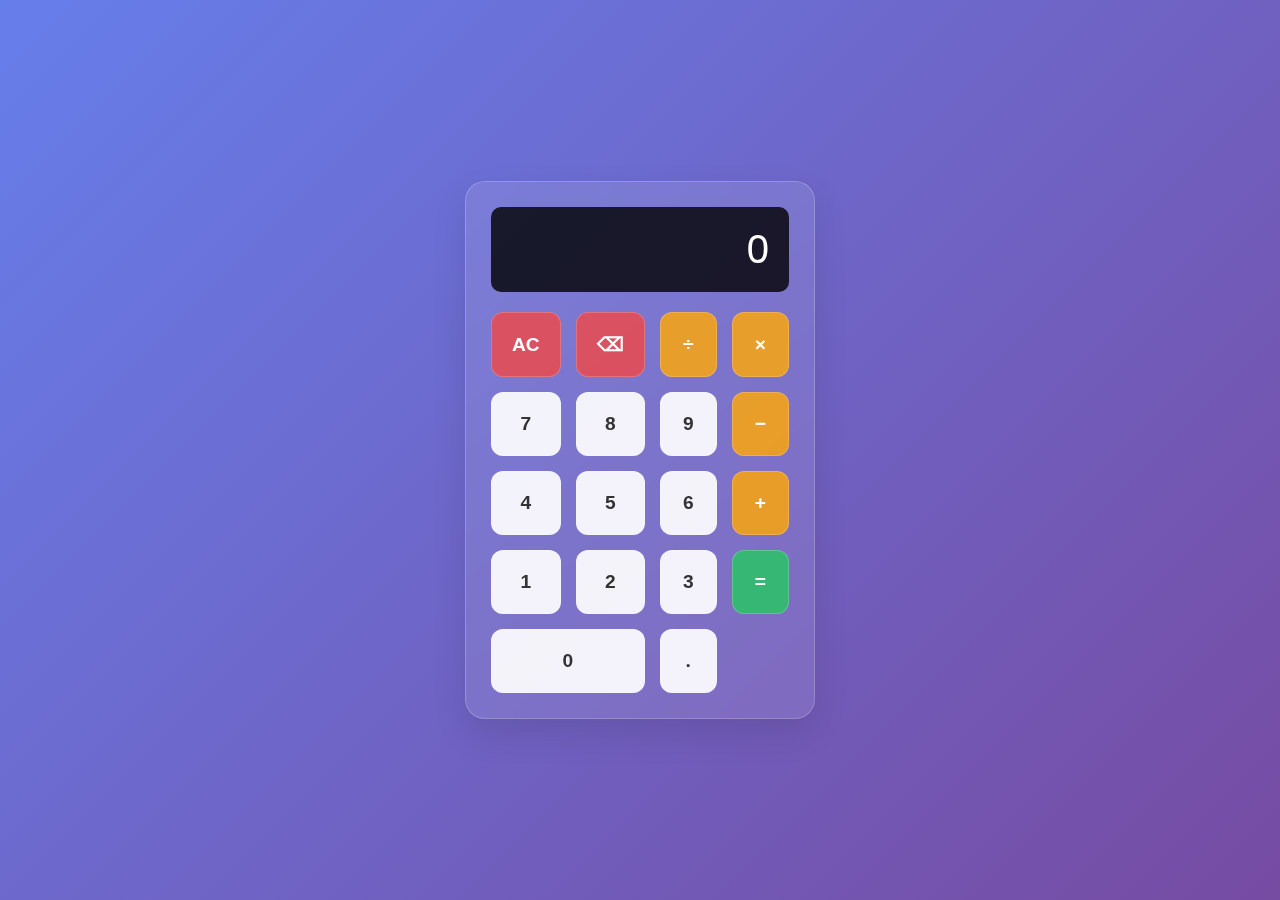
<file: Calculator/index.html>
<!DOCTYPE html>
<html lang="en">
<head>
    <meta charset="UTF-8">
    <meta name="viewport" content="width=device-width, initial-scale=1.0">
    <title>Calculator</title>
    <link rel="stylesheet" href="style.css">
</head>
<body>
    <div class="calculator">
        <div class="display" id="display">0</div>
        <div class="buttons">
            <button class="clear" onclick="clearDisplay()">AC</button>
            <button class="clear" onclick="deleteLast()">⌫</button>
            <button class="operator" onclick="inputOperator('/')" data-operator="/">÷</button>
            <button class="operator" onclick="inputOperator('*')" data-operator="*">×</button>
            
            <button class="number" onclick="inputNumber('7')">7</button>
            <button class="number" onclick="inputNumber('8')">8</button>
            <button class="number" onclick="inputNumber('9')">9</button>
            <button class="operator" onclick="inputOperator('-')" data-operator="-">−</button>
            
            <button class="number" onclick="inputNumber('4')">4</button>
            <button class="number" onclick="inputNumber('5')">5</button>
            <button class="number" onclick="inputNumber('6')">6</button>
            <button class="operator" onclick="inputOperator('+')" data-operator="+">+</button>
            
            <button class="number" onclick="inputNumber('1')">1</button>
            <button class="number" onclick="inputNumber('2')">2</button>
            <button class="number" onclick="inputNumber('3')">3</button>
            <button class="equals" onclick="calculate()" rowspan="2">=</button>
            
            <button class="number zero" onclick="inputNumber('0')">0</button>
            <button class="decimal" onclick="inputDecimal()">.</button>
        </div>
    </div>
    <script src="script.js"></script>
</body>
</html>
</file>
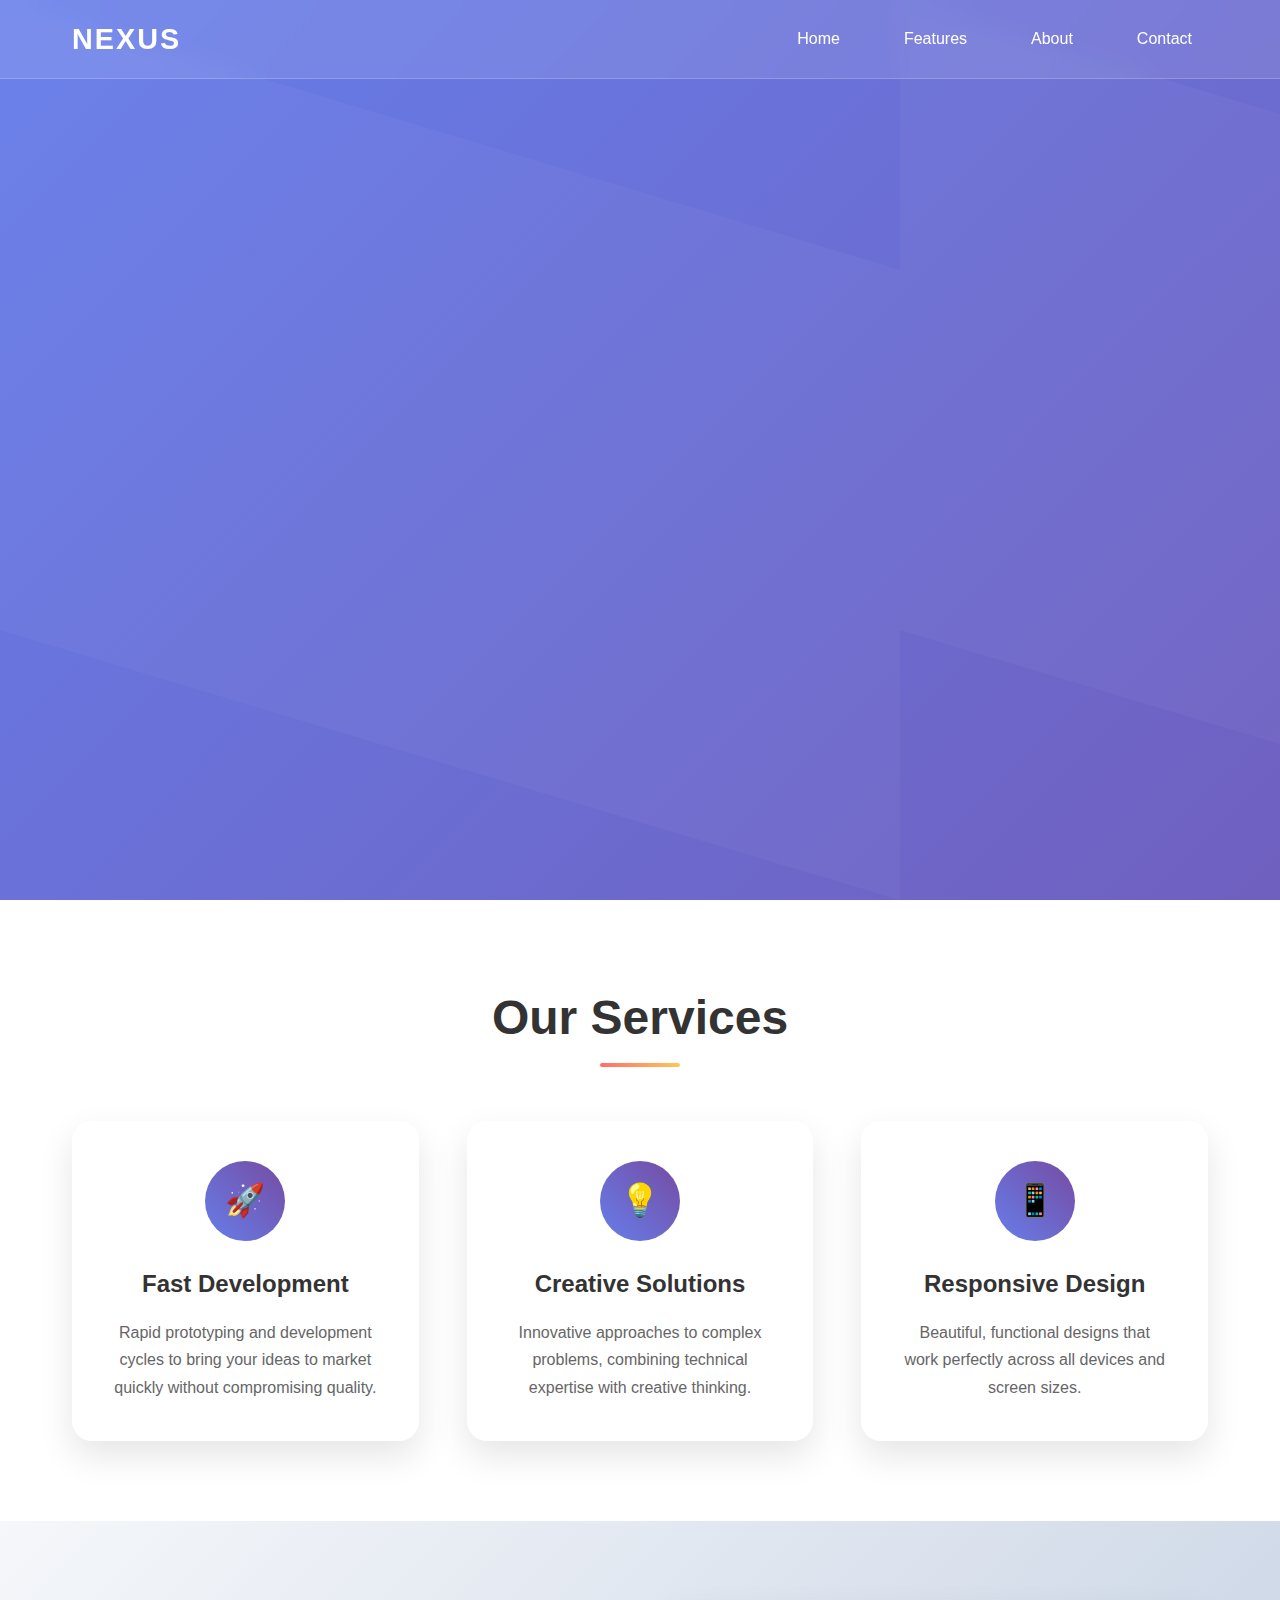
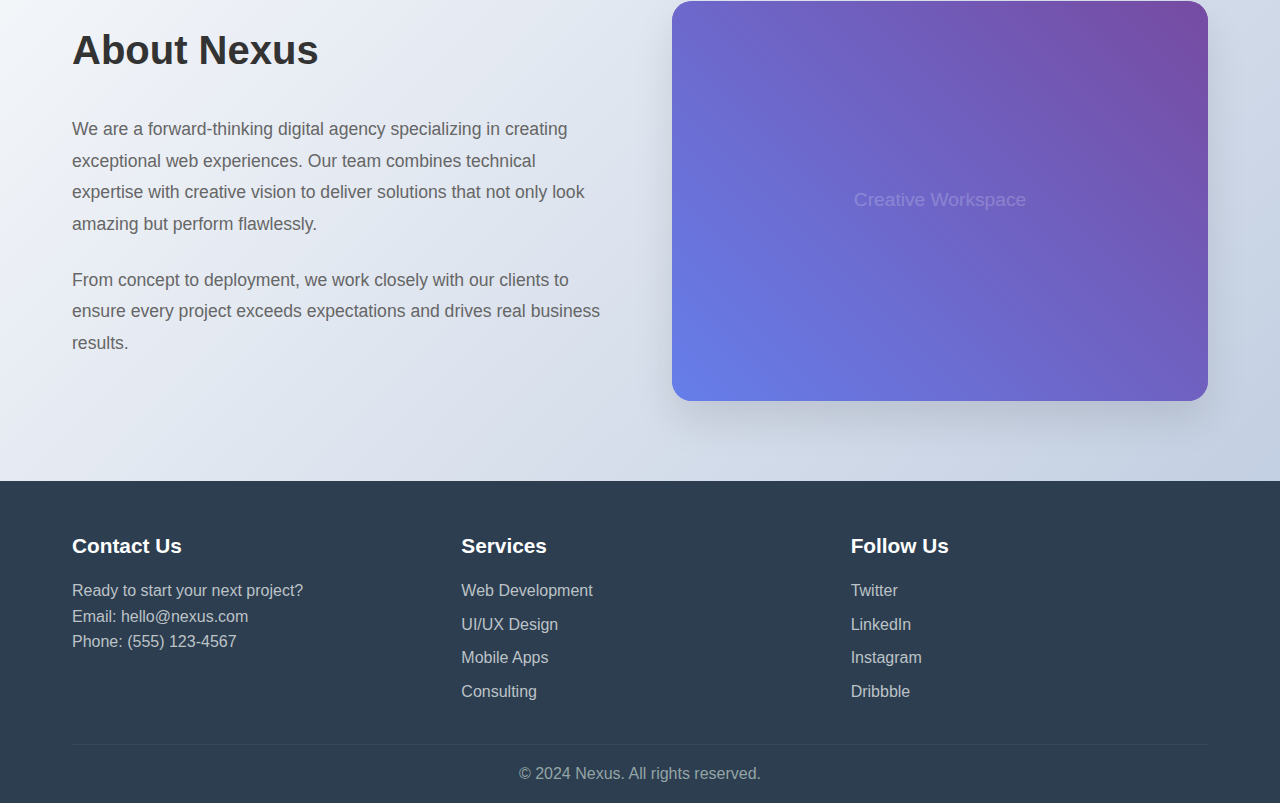
<file: Landing Page/index.html>
<!DOCTYPE html>
<html lang="en">
<head>
    <meta charset="UTF-8">
    <meta name="viewport" content="width=device-width, initial-scale=1.0">
    <title>Nexus - Digital Innovation</title>
    <link rel="stylesheet" href="style.css">
</head>
<body>
    <header class="header">
        <nav class="nav-container">
            <a href="#" class="logo">NEXUS</a>
            <ul class="nav-links">
                <li><a href="#home">Home</a></li>
                <li><a href="#features">Features</a></li>
                <li><a href="#about">About</a></li>
                <li><a href="#contact">Contact</a></li>
            </ul>
        </nav>
    </header>

    <section class="hero" id="home">
        <div class="hero-content">
            <h1>Digital Innovation Starts Here</h1>
            <p>Transform your ideas into powerful digital solutions with cutting-edge technology and creative excellence.</p>
            <a href="#features" class="cta-button">Explore Our Services</a>
        </div>
    </section>

    <section class="features" id="features">
        <div class="container">
            <h2 class="section-title">Our Services</h2>
            <div class="features-grid">
                <div class="feature-card">
                    <div class="feature-icon">🚀</div>
                    <h3>Fast Development</h3>
                    <p>Rapid prototyping and development cycles to bring your ideas to market quickly without compromising quality.</p>
                </div>
                <div class="feature-card">
                    <div class="feature-icon">💡</div>
                    <h3>Creative Solutions</h3>
                    <p>Innovative approaches to complex problems, combining technical expertise with creative thinking.</p>
                </div>
                <div class="feature-card">
                    <div class="feature-icon">📱</div>
                    <h3>Responsive Design</h3>
                    <p>Beautiful, functional designs that work perfectly across all devices and screen sizes.</p>
                </div>
            </div>
        </div>
    </section>

    <section class="about" id="about">
        <div class="container">
            <div class="about-content">
                <div class="about-text">
                    <h2>About Nexus</h2>
                    <p>We are a forward-thinking digital agency specializing in creating exceptional web experiences. Our team combines technical expertise with creative vision to deliver solutions that not only look amazing but perform flawlessly.</p>
                    <p>From concept to deployment, we work closely with our clients to ensure every project exceeds expectations and drives real business results.</p>
                </div>
                <div class="about-image">
                    <div class="placeholder-image">
                        Creative Workspace
                    </div>
                </div>
            </div>
        </div>
    </section>

    <footer class="footer" id="contact">
        <div class="container">
            <div class="footer-content">
                <div class="footer-section">
                    <h3>Contact Us</h3>
                    <p>Ready to start your next project?</p>
                    <p>Email: hello@nexus.com</p>
                    <p>Phone: (555) 123-4567</p>
                </div>
                <div class="footer-section">
                    <h3>Services</h3>
                    <ul>
                        <li><a href="#">Web Development</a></li>
                        <li><a href="#">UI/UX Design</a></li>
                        <li><a href="#">Mobile Apps</a></li>
                        <li><a href="#">Consulting</a></li>
                    </ul>
                </div>
                <div class="footer-section">
                    <h3>Follow Us</h3>
                    <ul>
                        <li><a href="#">Twitter</a></li>
                        <li><a href="#">LinkedIn</a></li>
                        <li><a href="#">Instagram</a></li>
                        <li><a href="#">Dribbble</a></li>
                    </ul>
                </div>
            </div>
            <div class="footer-bottom">
                <p>&copy; 2024 Nexus. All rights reserved.</p>
            </div>
        </div>
    </footer>
</body>
</html>
</file>
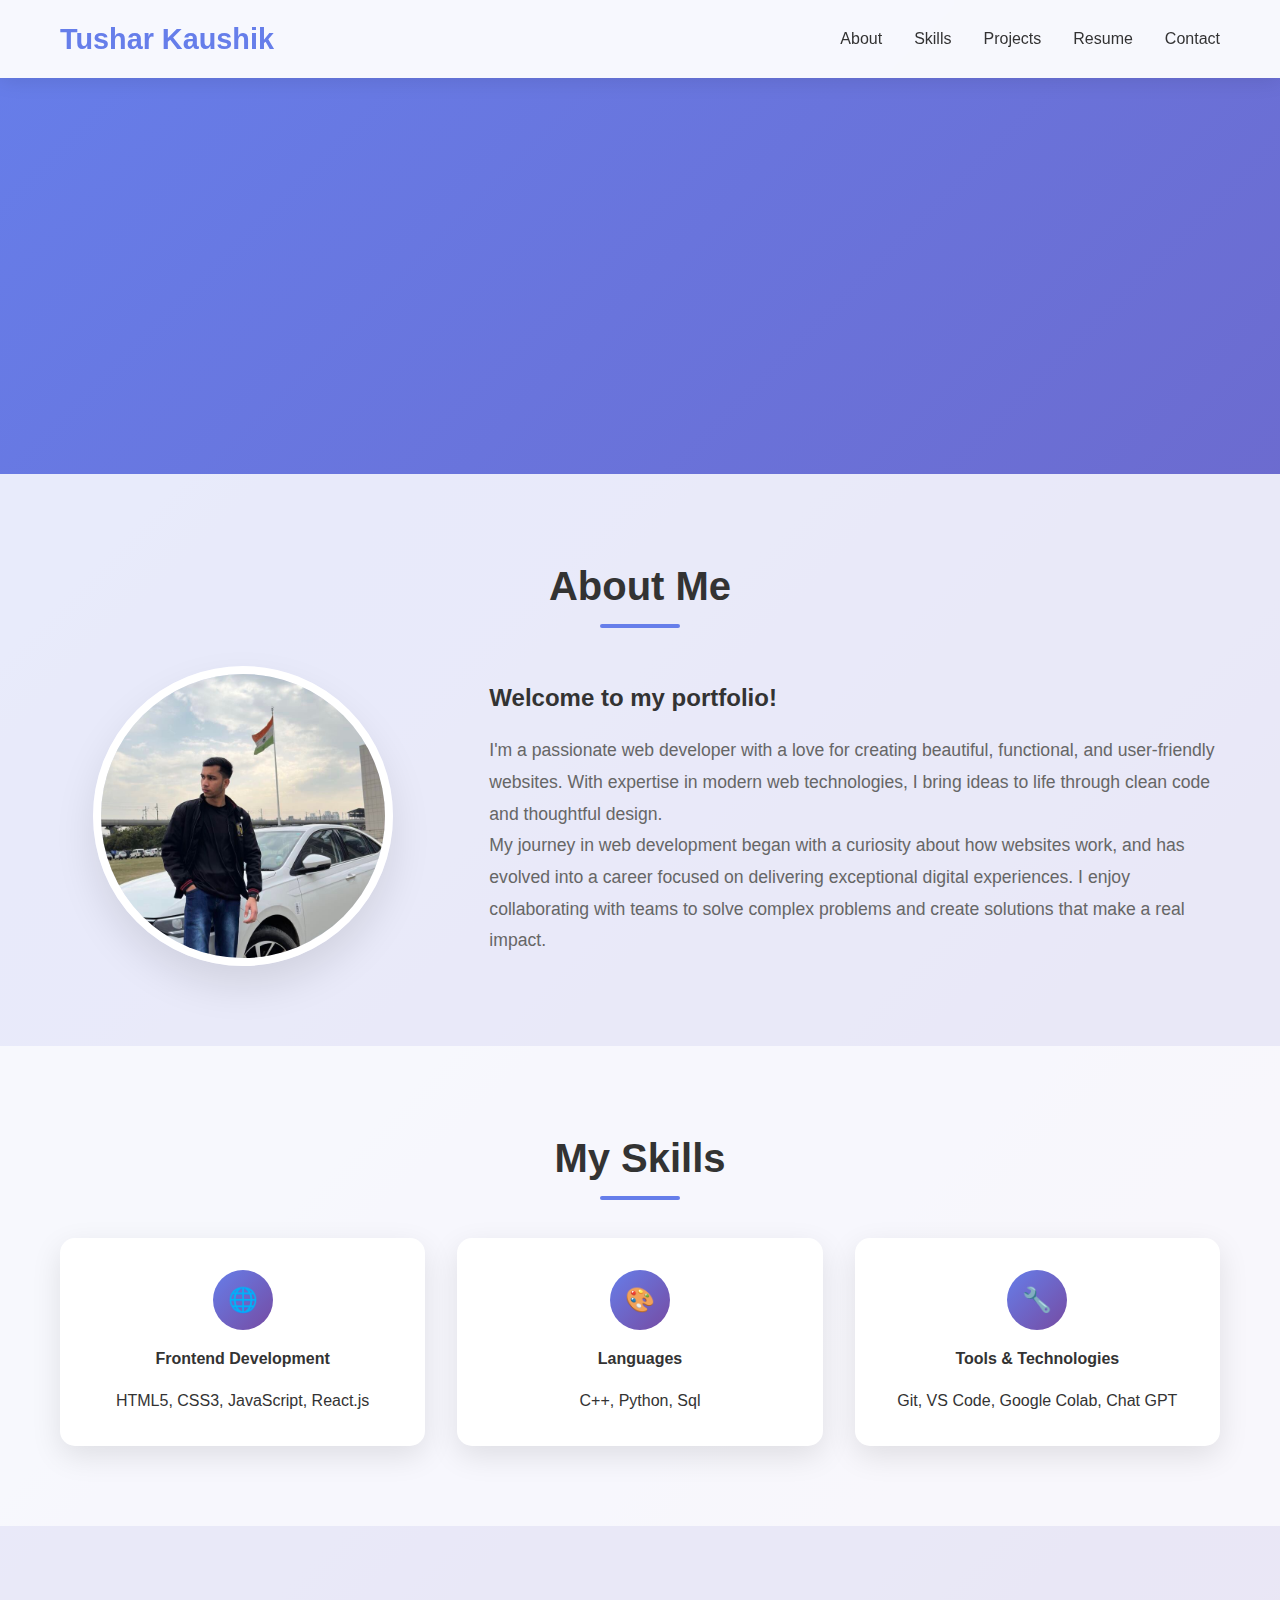
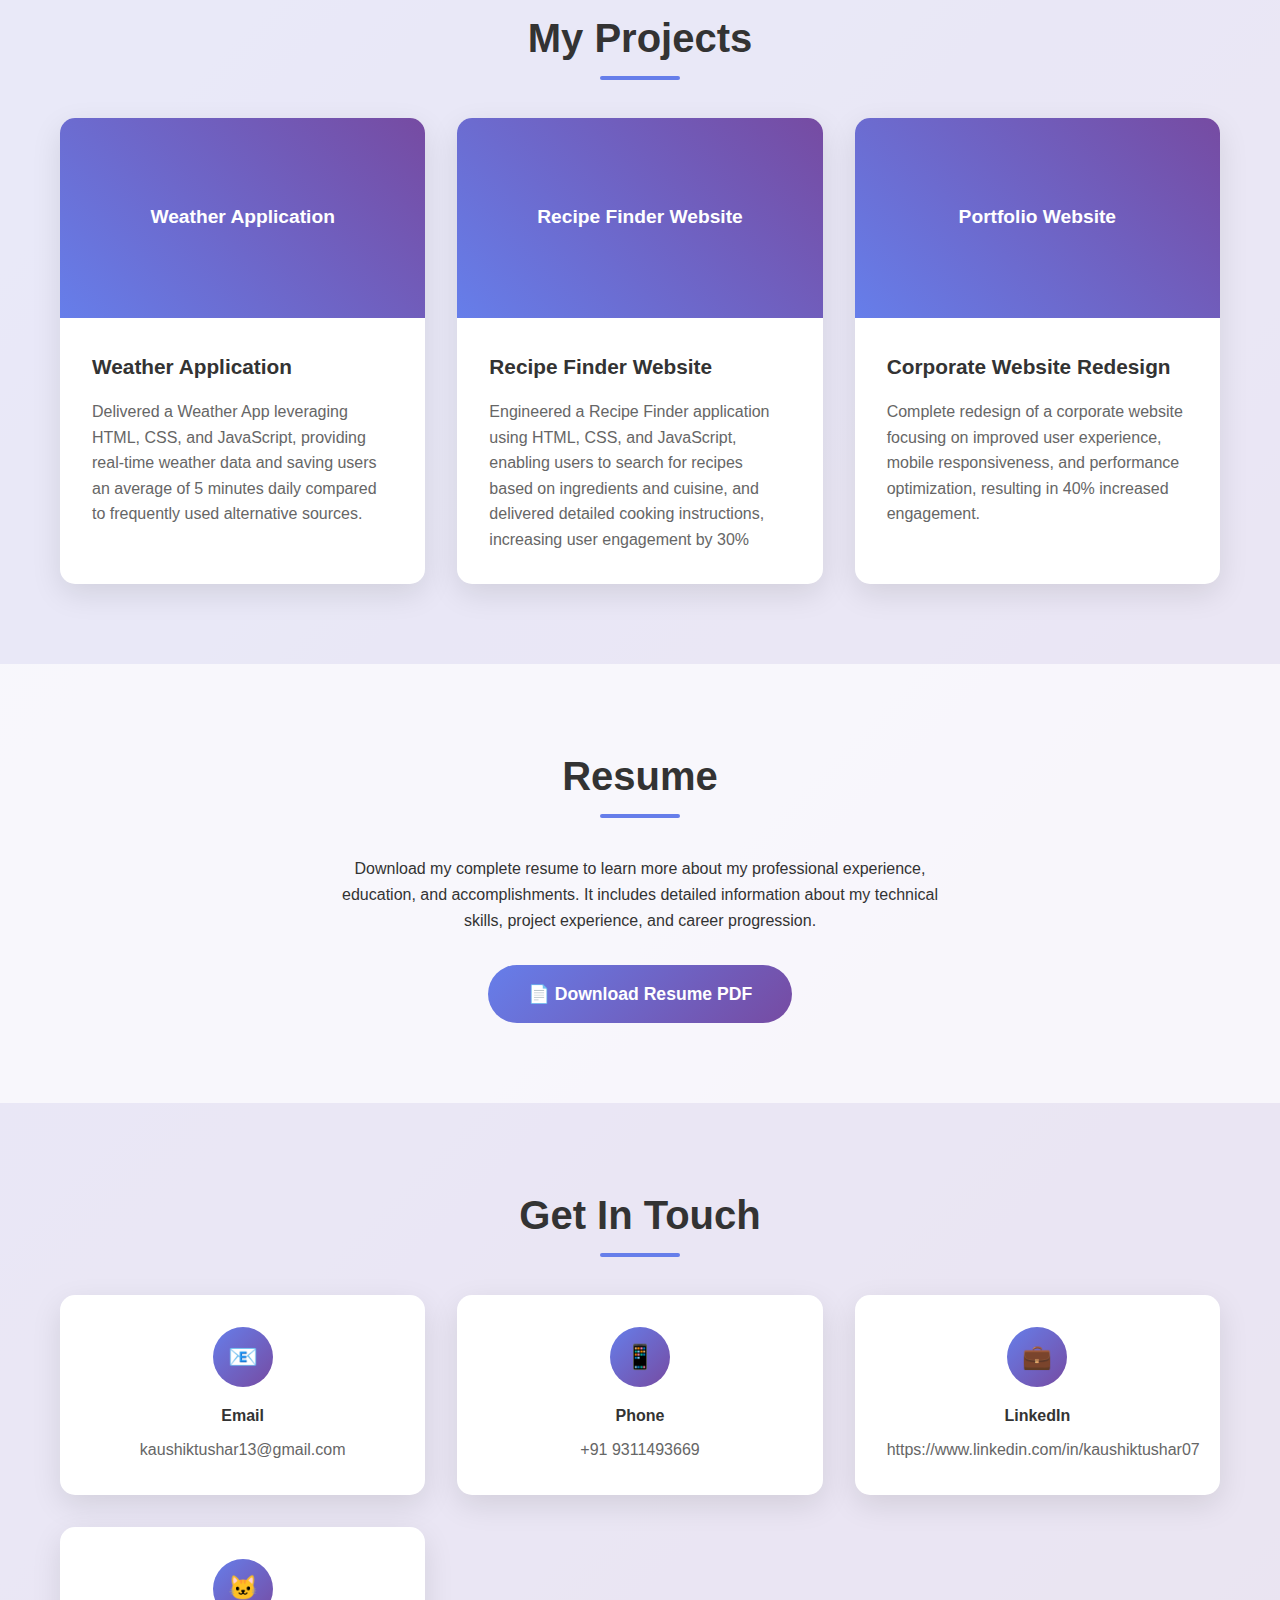
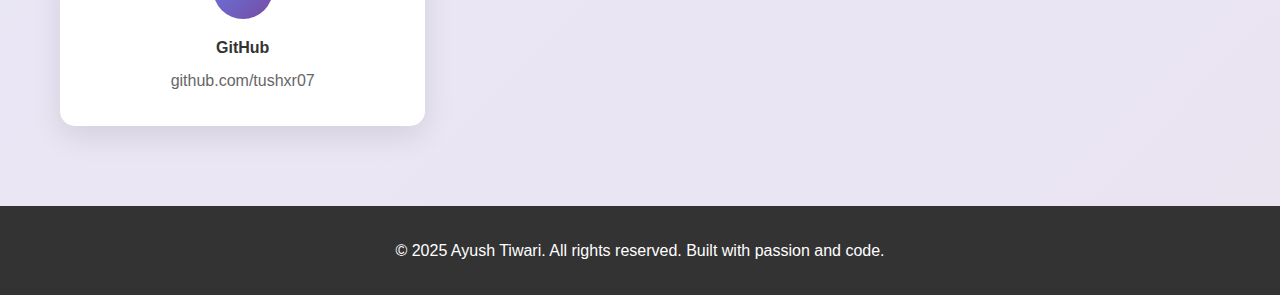
<file: Portfolio/index.html>
<!DOCTYPE html>
<html lang="en">
  <head>
    <meta charset="UTF-8" />
    <meta name="viewport" content="width=device-width, initial-scale=1.0" />
    <title>Tushar Kaushik- Portfolio</title>
    <link rel="stylesheet" href="style.css" />
  </head>
  <body>
    <header>
      <nav class="container">
        <div class="logo">Tushar Kaushik</div>
        <ul class="nav-links">
          <li><a href="#about">About</a></li>
          <li><a href="#skills">Skills</a></li>
          <li><a href="#projects">Projects</a></li>
          <li><a href="#resume">Resume</a></li>
          <li><a href="#contact">Contact</a></li>
        </ul>
      </nav>
    </header>

    <section class="hero">
      <div class="container">
        <h1>Hello, I'm Tushar Kaushik</h1>
        <p class="tagline">Front-end Developer</p>
        <a href="#about" class="cta-button">Learn More About Me</a>
      </div>
    </section>

    <section id="about" class="section">
      <div class="container">
        <h2 class="section-title">About Me</h2>
        <div class="about-content">
          <img
            src="TUSH.jpg"
            alt=""
            class="profile-image"
          />
          <div class="bio">
            <h3>Welcome to my portfolio!</h3>
            <p>
              I'm a passionate web developer with a love for creating beautiful,
              functional, and user-friendly websites. With expertise in modern
              web technologies, I bring ideas to life through clean code and
              thoughtful design.
            </p>
            <p>
              My journey in web development began with a curiosity about how
              websites work, and has evolved into a career focused on delivering
              exceptional digital experiences. I enjoy collaborating with teams
              to solve complex problems and create solutions that make a real
              impact.
            </p>
          </div>
        </div>
      </div>
    </section>

    <section id="skills" class="section">
      <div class="container">
        <h2 class="section-title">My Skills</h2>
        <div class="skills-grid">
          <div class="skill-card">
            <div class="skill-icon">🌐</div>
            <h4>Frontend Development</h4>
            <p>
              HTML5, CSS3, JavaScript, React.js
            </p>
          </div>
          <!-- <div class="skill-card">
            <div class="skill-icon">⚙️</div>
            <h4></h4>
            <p>
              Node.js, Python, PHP, database design, API development, and server
              management
            </p>
          </div> -->
          <div class="skill-card">
            <div class="skill-icon">🎨</div>
            <h4>Languages</h4>
            <p>
              C++, Python, Sql
            </p>
          </div>
          <div class="skill-card">
            <div class="skill-icon">🔧</div>
            <h4>Tools & Technologies</h4>
            <p>
              Git, VS Code, Google Colab, Chat GPT
            </p>
          </div>
        </div>
      </div>
    </section>

    <section id="projects" class="section">
      <div class="container">
        <h2 class="section-title">My Projects</h2>
        <div class="projects-grid">
          <div class="project-card">
            <div class="project-image">Weather Application</div>
            <div class="project-content">
              <h4>Weather Application</h4>
              <p>
                Delivered a Weather App leveraging HTML, CSS, and JavaScript, providing real-time weather data and saving users 
                an average of 5 minutes daily compared to frequently used alternative sources. 
              </p>
            </div>
          </div>
          <div class="project-card">
            <div class="project-image">Recipe Finder Website</div>
            <div class="project-content">
              <h4>Recipe Finder Website</h4>
              <p>
               Engineered a Recipe Finder application using HTML, CSS, and JavaScript, enabling users to search for recipes based 
               on ingredients and cuisine, and delivered detailed cooking instructions, increasing user engagement by 30%
              </p>
            </div>
          </div>
          <div class="project-card">
            <div class="project-image">Portfolio Website</div>
            <div class="project-content">
              <h4>Corporate Website Redesign</h4>
              <p>
                Complete redesign of a corporate website focusing on improved
                user experience, mobile responsiveness, and performance
                optimization, resulting in 40% increased engagement.
              </p>
            </div>
          </div>
        </div>
      </div>
    </section>

    <section id="resume" class="section">
      <div class="container">
        <h2 class="section-title">Resume</h2>
        <div class="resume-content">
          <p>
            Download my complete resume to learn more about my professional
            experience, education, and accomplishments. It includes detailed
            information about my technical skills, project experience, and
            career progression.
          </p>
          <a href="Tushar Resume 1.pdf" class="download-button" download
            >📄 Download Resume PDF</a
          >
        </div>
      </div>
    </section>

    <section id="contact" class="section">
      <div class="container">
        <h2 class="section-title">Get In Touch</h2>
        <div class="contact-content">
          <div class="contact-info">
            <div class="contact-icon">📧</div>
            <h4>Email</h4>
            <p>kaushiktushar13@gmail.com</p>
          </div>
          <div class="contact-info">
            <div class="contact-icon">📱</div>
            <h4>Phone</h4>
            <p>+91 9311493669</p>
          </div>
          <div class="contact-info">
            <div class="contact-icon">💼</div>
            <h4>LinkedIn</h4>
            <p>https://www.linkedin.com/in/kaushiktushar07</p>
          </div>
          <div class="contact-info">
            <div class="contact-icon">🐱</div>
            <h4>GitHub</h4>
            <p>github.com/tushxr07</p>
          </div>
        </div>
      </div>
    </section>

    <footer>
      <div class="container">
        <p>
          &copy; 2025 Ayush Tiwari. All rights reserved. Built with passion and
          code.
        </p>
      </div>
    </footer>
  </body>
</html>
</file>
<file: Calculator/style.css>
* {
    margin: 0;
    padding: 0;
    box-sizing: border-box;
}

body {
    font-family: 'Segoe UI', Tahoma, Geneva, Verdana, sans-serif;
    background: linear-gradient(135deg, #667eea 0%, #764ba2 100%);
    min-height: 100vh;
    display: flex;
    justify-content: center;
    align-items: center;
    padding: 20px;
}

.calculator {
    background: rgba(255, 255, 255, 0.1);
    backdrop-filter: blur(10px);
    border-radius: 20px;
    padding: 25px;
    box-shadow: 0 15px 35px rgba(0, 0, 0, 0.1);
    border: 1px solid rgba(255, 255, 255, 0.2);
    max-width: 350px;
    width: 100%;
}

.display {
    background: rgba(0, 0, 0, 0.8);
    color: white;
    font-size: 2.5em;
    text-align: right;
    padding: 20px;
    border-radius: 10px;
    margin-bottom: 20px;
    min-height: 80px;
    display: flex;
    align-items: center;
    justify-content: flex-end;
    word-wrap: break-word;
    overflow-wrap: break-word;
}

.buttons {
    display: grid;
    grid-template-columns: repeat(4, 1fr);
    gap: 15px;
}

button {
    padding: 20px;
    font-size: 1.2em;
    border: none;
    border-radius: 12px;
    cursor: pointer;
    transition: all 0.2s ease;
    font-weight: 600;
    backdrop-filter: blur(10px);
    border: 1px solid rgba(255, 255, 255, 0.2);
}

.number,
.decimal {
    background: rgba(255, 255, 255, 0.9);
    color: #333;
}

.number:hover,
.decimal:hover {
    background: rgba(255, 255, 255, 1);
    transform: translateY(-2px);
    box-shadow: 0 5px 15px rgba(0, 0, 0, 0.2);
}

.operator {
    background: rgba(255, 165, 0, 0.8);
    color: white;
}

.operator:hover {
    background: rgba(255, 165, 0, 1);
    transform: translateY(-2px);
    box-shadow: 0 5px 15px rgba(255, 165, 0, 0.3);
}

.operator.active {
    background: rgba(255, 140, 0, 1);
    transform: scale(0.95);
}

.equals {
    background: rgba(34, 197, 94, 0.8);
    color: white;
}

.equals:hover {
    background: rgba(34, 197, 94, 1);
    transform: translateY(-2px);
    box-shadow: 0 5px 15px rgba(34, 197, 94, 0.3);
}

.clear {
    background: rgba(239, 68, 68, 0.8);
    color: white;
}

.clear:hover {
    background: rgba(239, 68, 68, 1);
    transform: translateY(-2px);
    box-shadow: 0 5px 15px rgba(239, 68, 68, 0.3);
}

.zero {
    grid-column: span 2;
}

button:active {
    transform: scale(0.95);
}

@media (max-width: 400px) {
    .calculator {
        padding: 15px;
    }

    .display {
        font-size: 2em;
        padding: 15px;
    }

    button {
        padding: 15px;
        font-size: 1em;
    }
}
</file>
<file: Landing Page/style.css>
* {
    margin: 0;
    padding: 0;
    box-sizing: border-box;
}

body {
    font-family: 'Arial', sans-serif;
    line-height: 1.6;
    background: linear-gradient(135deg, #667eea 0%, #764ba2 100%);
    overflow-x: hidden;
}

.header {
    position: fixed;
    top: 0;
    width: 100%;
    background: rgba(255, 255, 255, 0.1);
    backdrop-filter: blur(10px);
    border-bottom: 1px solid rgba(255, 255, 255, 0.2);
    z-index: 1000;
    padding: 1rem 0;
    transition: all 0.3s ease;
}

.nav-container {
    max-width: 1200px;
    margin: 0 auto;
    display: flex;
    justify-content: space-between;
    align-items: center;
    padding: 0 2rem;
}

.logo {
    font-size: 1.8rem;
    font-weight: bold;
    color: white;
    text-decoration: none;
    letter-spacing: 2px;
}

.nav-links {
    display: flex;
    list-style: none;
    gap: 2rem;
}

.nav-links a {
    color: white;
    text-decoration: none;
    font-weight: 500;
    transition: all 0.3s ease;
    padding: 0.5rem 1rem;
    border-radius: 25px;
}

.nav-links a:hover {
    background: rgba(255, 255, 255, 0.2);
    transform: translateY(-2px);
}

.hero {
    height: 100vh;
    display: flex;
    align-items: center;
    justify-content: center;
    text-align: center;
    position: relative;
    overflow: hidden;
}

.hero::before {
    content: '';
    position: absolute;
    top: 0;
    left: 0;
    right: 0;
    bottom: 0;
    background: url('data:image/svg+xml,<svg xmlns="http://www.w3.org/2000/svg" viewBox="0 0 1000 1000"><polygon fill="%23ffffff08" points="0,0 1000,300 1000,1000 0,700"/></svg>');
    animation: float 20s ease-in-out infinite;
}

.hero-content {
    max-width: 800px;
    padding: 0 2rem;
    position: relative;
    z-index: 2;
}

.hero h1 {
    font-size: 4rem;
    color: white;
    margin-bottom: 1rem;
    opacity: 0;
    animation: fadeInUp 1s ease forwards 0.5s;
}

.hero p {
    font-size: 1.3rem;
    color: rgba(255, 255, 255, 0.9);
    margin-bottom: 2rem;
    opacity: 0;
    animation: fadeInUp 1s ease forwards 0.7s;
}

.cta-button {
    display: inline-block;
    background: linear-gradient(45deg, #ff6b6b, #feca57);
    color: white;
    padding: 1rem 3rem;
    border-radius: 50px;
    text-decoration: none;
    font-weight: bold;
    font-size: 1.1rem;
    transition: all 0.3s ease;
    box-shadow: 0 10px 30px rgba(255, 107, 107, 0.3);
    opacity: 0;
    animation: fadeInUp 1s ease forwards 0.9s;
}

.cta-button:hover {
    transform: translateY(-3px);
    box-shadow: 0 15px 40px rgba(255, 107, 107, 0.5);
}

.features {
    padding: 5rem 0;
    background: white;
    position: relative;
}

.container {
    max-width: 1200px;
    margin: 0 auto;
    padding: 0 2rem;
}

.section-title {
    text-align: center;
    font-size: 3rem;
    color: #333;
    margin-bottom: 3rem;
    position: relative;
}

.section-title::after {
    content: '';
    position: absolute;
    bottom: -10px;
    left: 50%;
    transform: translateX(-50%);
    width: 80px;
    height: 4px;
    background: linear-gradient(45deg, #ff6b6b, #feca57);
    border-radius: 2px;
}

.features-grid {
    display: grid;
    grid-template-columns: repeat(auto-fit, minmax(300px, 1fr));
    gap: 3rem;
    margin-top: 4rem;
}

.feature-card {
    background: white;
    padding: 2.5rem;
    border-radius: 20px;
    text-align: center;
    box-shadow: 0 15px 35px rgba(0, 0, 0, 0.1);
    transition: all 0.3s ease;
    position: relative;
    overflow: hidden;
}

.feature-card::before {
    content: '';
    position: absolute;
    top: 0;
    left: -100%;
    width: 100%;
    height: 100%;
    background: linear-gradient(90deg, transparent, rgba(255, 255, 255, 0.8), transparent);
    transition: left 0.5s ease;
}

.feature-card:hover::before {
    left: 100%;
}

.feature-card:hover {
    transform: translateY(-10px);
    box-shadow: 0 25px 50px rgba(0, 0, 0, 0.15);
}

.feature-icon {
    width: 80px;
    height: 80px;
    background: linear-gradient(45deg, #667eea, #764ba2);
    border-radius: 50%;
    display: flex;
    align-items: center;
    justify-content: center;
    margin: 0 auto 1.5rem;
    font-size: 2rem;
    color: white;
}

.feature-card h3 {
    font-size: 1.5rem;
    color: #333;
    margin-bottom: 1rem;
}

.feature-card p {
    color: #666;
    line-height: 1.7;
}

.about {
    padding: 5rem 0;
    background: linear-gradient(135deg, #f5f7fa 0%, #c3cfe2 100%);
}

.about-content {
    display: grid;
    grid-template-columns: 1fr 1fr;
    gap: 4rem;
    align-items: center;
}

.about-text h2 {
    font-size: 2.5rem;
    color: #333;
    margin-bottom: 2rem;
}

.about-text p {
    color: #666;
    font-size: 1.1rem;
    line-height: 1.8;
    margin-bottom: 1.5rem;
}

.about-image {
    position: relative;
    border-radius: 20px;
    overflow: hidden;
    box-shadow: 0 20px 40px rgba(0, 0, 0, 0.1);
}

.about-image::before {
    content: '';
    position: absolute;
    top: 0;
    left: 0;
    right: 0;
    bottom: 0;
    background: linear-gradient(45deg, rgba(102, 126, 234, 0.8), rgba(118, 75, 162, 0.8));
    z-index: 2;
}

.placeholder-image {
    width: 100%;
    height: 400px;
    background: linear-gradient(45deg, #667eea, #764ba2);
    display: flex;
    align-items: center;
    justify-content: center;
    color: white;
    font-size: 1.2rem;
    position: relative;
}

.footer {
    background: #2c3e50;
    color: white;
    padding: 3rem 0 1rem;
}

.footer-content {
    display: grid;
    grid-template-columns: repeat(auto-fit, minmax(250px, 1fr));
    gap: 2rem;
    margin-bottom: 2rem;
}

.footer-section h3 {
    margin-bottom: 1rem;
    font-size: 1.3rem;
}

.footer-section p,
.footer-section li {
    color: #bdc3c7;
    line-height: 1.6;
}

.footer-section ul {
    list-style: none;
}

.footer-section ul li {
    margin-bottom: 0.5rem;
}

.footer-section a {
    color: #bdc3c7;
    text-decoration: none;
    transition: color 0.3s ease;
}

.footer-section a:hover {
    color: #3498db;
}

.footer-bottom {
    border-top: 1px solid #34495e;
    padding-top: 1rem;
    text-align: center;
    color: #95a5a6;
}

@keyframes fadeInUp {
    from {
        opacity: 0;
        transform: translateY(30px);
    }
    to {
        opacity: 1;
        transform: translateY(0);
    }
}

@keyframes float {
    0%, 100% {
        transform: translateY(0px) rotate(0deg);
    }
    50% {
        transform: translateY(-20px) rotate(5deg);
    }
}

@media (max-width: 768px) {
    .nav-links {
        display: none;
    }

    .hero h1 {
        font-size: 2.5rem;
    }

    .hero p {
        font-size: 1.1rem;
    }

    .features-grid {
        grid-template-columns: 1fr;
        gap: 2rem;
    }

    .about-content {
        grid-template-columns: 1fr;
        gap: 2rem;
    }

    .section-title {
        font-size: 2rem;
    }
}

.feature-card:nth-child(1) {
    animation-delay: 0.1s;
}

.feature-card:nth-child(2) {
    animation-delay: 0.2s;
}

.feature-card:nth-child(3) {
    animation-delay: 0.3s;
}

html {
    scroll-behavior: smooth;
}
</file>
<file: Portfolio/style.css>
* {
     margin: 0;
     padding: 0;
     box-sizing: border-box;
 }

 body {
     font-family: 'Arial', sans-serif;
     line-height: 1.6;
     color: #333;
     background: linear-gradient(135deg, #667eea 0%, #764ba2 100%);
     min-height: 100vh;
 }

 .container {
     max-width: 1200px;
     margin: 0 auto;
     padding: 0 20px;
 }

 header {
     background: rgba(255, 255, 255, 0.95);
     backdrop-filter: blur(10px);
     padding: 1rem 0;
     position: fixed;
     width: 100%;
     top: 0;
     z-index: 1000;
     box-shadow: 0 2px 20px rgba(0, 0, 0, 0.1);
 }

 nav {
     display: flex;
     justify-content: space-between;
     align-items: center;
 }

 .logo {
     font-size: 1.8rem;
     font-weight: bold;
     color: #667eea;
 }

 .nav-links {
     display: flex;
     list-style: none;
     gap: 2rem;
 }

 .nav-links a {
     text-decoration: none;
     color: #333;
     font-weight: 500;
     transition: color 0.3s ease;
     position: relative;
 }

 .nav-links a:hover {
     color: #667eea;
 }

 .nav-links a::after {
     content: '';
     position: absolute;
     width: 0;
     height: 2px;
     bottom: -5px;
     left: 0;
     background: #667eea;
     transition: width 0.3s ease;
 }

 .nav-links a:hover::after {
     width: 100%;
 }

 .hero {
     padding: 150px 0 100px;
     text-align: center;
     color: white;
 }

 .hero h1 {
     font-size: 3.5rem;
     margin-bottom: 1rem;
     opacity: 0;
     animation: fadeInUp 1s ease forwards 0.5s;
 }

 .hero .tagline {
     font-size: 1.3rem;
     margin-bottom: 2rem;
     opacity: 0;
     animation: fadeInUp 1s ease forwards 0.7s;
 }

 .cta-button {
     display: inline-block;
     padding: 12px 30px;
     background: rgba(255, 255, 255, 0.2);
     color: white;
     text-decoration: none;
     border-radius: 50px;
     border: 2px solid rgba(255, 255, 255, 0.3);
     transition: all 0.3s ease;
     opacity: 0;
     animation: fadeInUp 1s ease forwards 0.9s;
 }

 .cta-button:hover {
     background: rgba(255, 255, 255, 0.3);
     transform: translateY(-2px);
     box-shadow: 0 10px 25px rgba(0, 0, 0, 0.2);
 }

 .section {
     padding: 80px 0;
 }

 .section:nth-child(even) {
     background: rgba(255, 255, 255, 0.95);
 }

 .section:nth-child(odd) {
     background: rgba(255, 255, 255, 0.85);
 }

 .section-title {
     text-align: center;
     font-size: 2.5rem;
     margin-bottom: 3rem;
     color: #333;
     position: relative;
 }

 .section-title::after {
     content: '';
     position: absolute;
     width: 80px;
     height: 4px;
     background: #667eea;
     bottom: -10px;
     left: 50%;
     transform: translateX(-50%);
     border-radius: 2px;
 }

 .about-content {
     display: grid;
     grid-template-columns: 1fr 2fr;
     gap: 4rem;
     align-items: center;
 }

 .profile-image {
     width: 300px;
     height: 300px;
     border-radius: 50%;
     object-fit: cover;
     border: 8px solid white;
     box-shadow: 0 20px 40px rgba(0, 0, 0, 0.1);
     transition: transform 0.3s ease;
     justify-self: center;
 }

 .profile-image:hover {
     transform: scale(1.05);
 }

 .bio {
     font-size: 1.1rem;
     line-height: 1.8;
     color: #666;
 }

 .bio h3 {
     color: #333;
     margin-bottom: 1rem;
     font-size: 1.5rem;
 }

 .skills-grid {
     display: grid;
     grid-template-columns: repeat(auto-fit, minmax(250px, 1fr));
     gap: 2rem;
     margin-top: 2rem;
 }

 .skill-card {
     background: white;
     padding: 2rem;
     border-radius: 15px;
     box-shadow: 0 10px 30px rgba(0, 0, 0, 0.1);
     text-align: center;
     transition: transform 0.3s ease, box-shadow 0.3s ease;
 }

 .skill-card:hover {
     transform: translateY(-10px);
     box-shadow: 0 20px 40px rgba(0, 0, 0, 0.15);
 }

 .skill-icon {
     width: 60px;
     height: 60px;
     background: linear-gradient(135deg, #667eea, #764ba2);
     border-radius: 50%;
     margin: 0 auto 1rem;
     display: flex;
     align-items: center;
     justify-content: center;
     color: white;
     font-size: 1.5rem;
 }

 .skill-card h4 {
     margin-bottom: 1rem;
     color: #333;
 }

 .projects-grid {
     display: grid;
     grid-template-columns: repeat(auto-fit, minmax(350px, 1fr));
     gap: 2rem;
     margin-top: 2rem;
 }

 .project-card {
     background: white;
     border-radius: 15px;
     overflow: hidden;
     box-shadow: 0 10px 30px rgba(0, 0, 0, 0.1);
     transition: transform 0.3s ease, box-shadow 0.3s ease;
 }

 .project-card:hover {
     transform: translateY(-10px);
     box-shadow: 0 20px 40px rgba(0, 0, 0, 0.15);
 }

 .project-image {
     width: 100%;
     height: 200px;
     background: linear-gradient(45deg, #667eea, #764ba2);
     display: flex;
     align-items: center;
     justify-content: center;
     color: white;
     font-size: 1.2rem;
     font-weight: bold;
 }

 .project-content {
     padding: 2rem;
 }

 .project-content h4 {
     margin-bottom: 1rem;
     color: #333;
     font-size: 1.3rem;
 }

 .project-content p {
     color: #666;
     line-height: 1.6;
 }

 .resume-content {
     text-align: center;
     max-width: 600px;
     margin: 0 auto;
 }

 .download-button {
     display: inline-block;
     padding: 15px 40px;
     background: linear-gradient(135deg, #667eea, #764ba2);
     color: white;
     text-decoration: none;
     border-radius: 50px;
     font-weight: bold;
     font-size: 1.1rem;
     transition: all 0.3s ease;
     margin-top: 2rem;
 }

 .download-button:hover {
     transform: translateY(-3px);
     box-shadow: 0 15px 35px rgba(102, 126, 234, 0.4);
 }

 .contact-content {
     display: grid;
     grid-template-columns: repeat(auto-fit, minmax(300px, 1fr));
     gap: 2rem;
     margin-top: 2rem;
 }

 .contact-info {
     background: white;
     padding: 2rem;
     border-radius: 15px;
     box-shadow: 0 10px 30px rgba(0, 0, 0, 0.1);
     text-align: center;
 }

 .contact-icon {
     width: 60px;
     height: 60px;
     background: linear-gradient(135deg, #667eea, #764ba2);
     border-radius: 50%;
     margin: 0 auto 1rem;
     display: flex;
     align-items: center;
     justify-content: center;
     color: white;
     font-size: 1.5rem;
 }

 .contact-info h4 {
     margin-bottom: 0.5rem;
     color: #333;
 }

 .contact-info p {
     color: #666;
 }

 footer {
     background: #333;
     color: white;
     text-align: center;
     padding: 2rem 0;
 }

 @keyframes fadeInUp {
     from {
         opacity: 0;
         transform: translateY(30px);
     }

     to {
         opacity: 1;
         transform: translateY(0);
     }
 }

 @media (max-width: 768px) {
     .nav-links {
         display: none;
     }

     .hero h1 {
         font-size: 2.5rem;
     }

     .about-content {
         grid-template-columns: 1fr;
         text-align: center;
     }

     .profile-image {
         width: 250px;
         height: 250px;
     }

     .section-title {
         font-size: 2rem;
     }
 }

 html {
     scroll-behavior: smooth;
 }

 .section {
     scroll-margin-top: 80px;
 }
</file>
